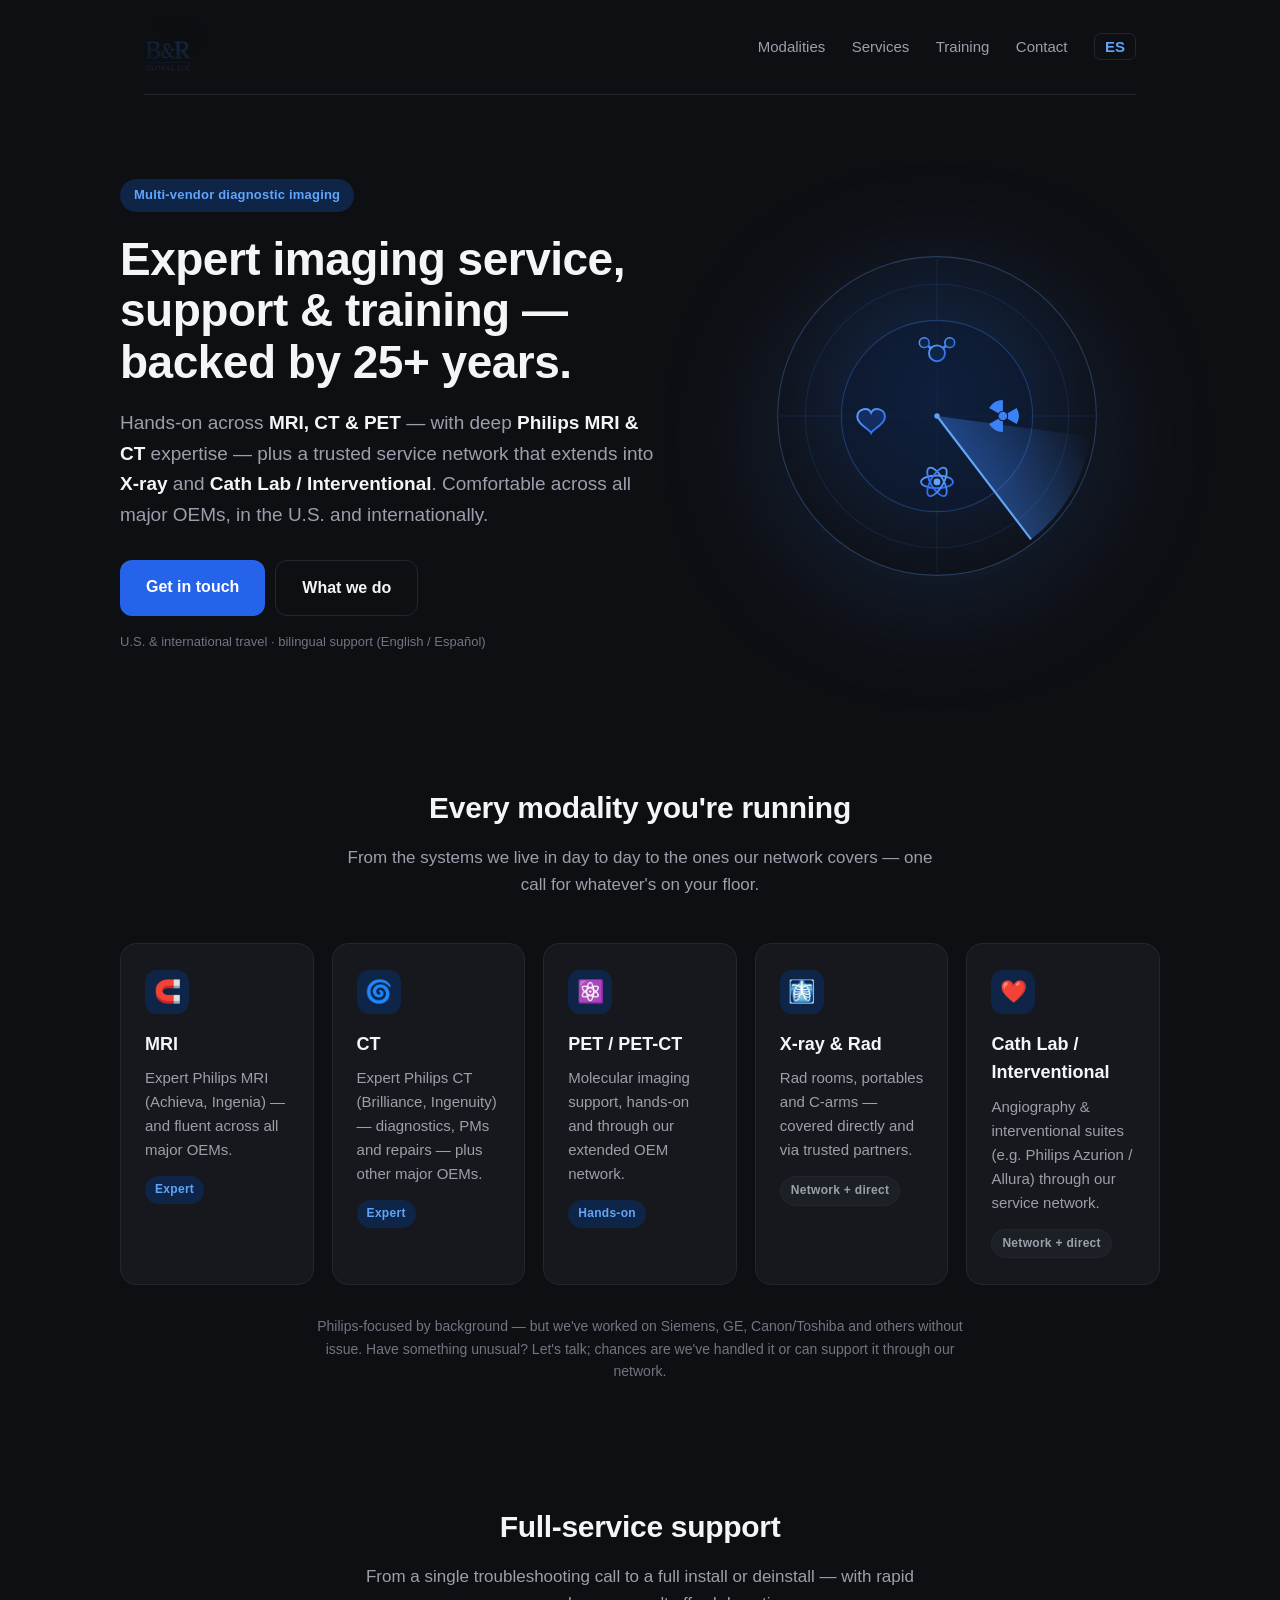
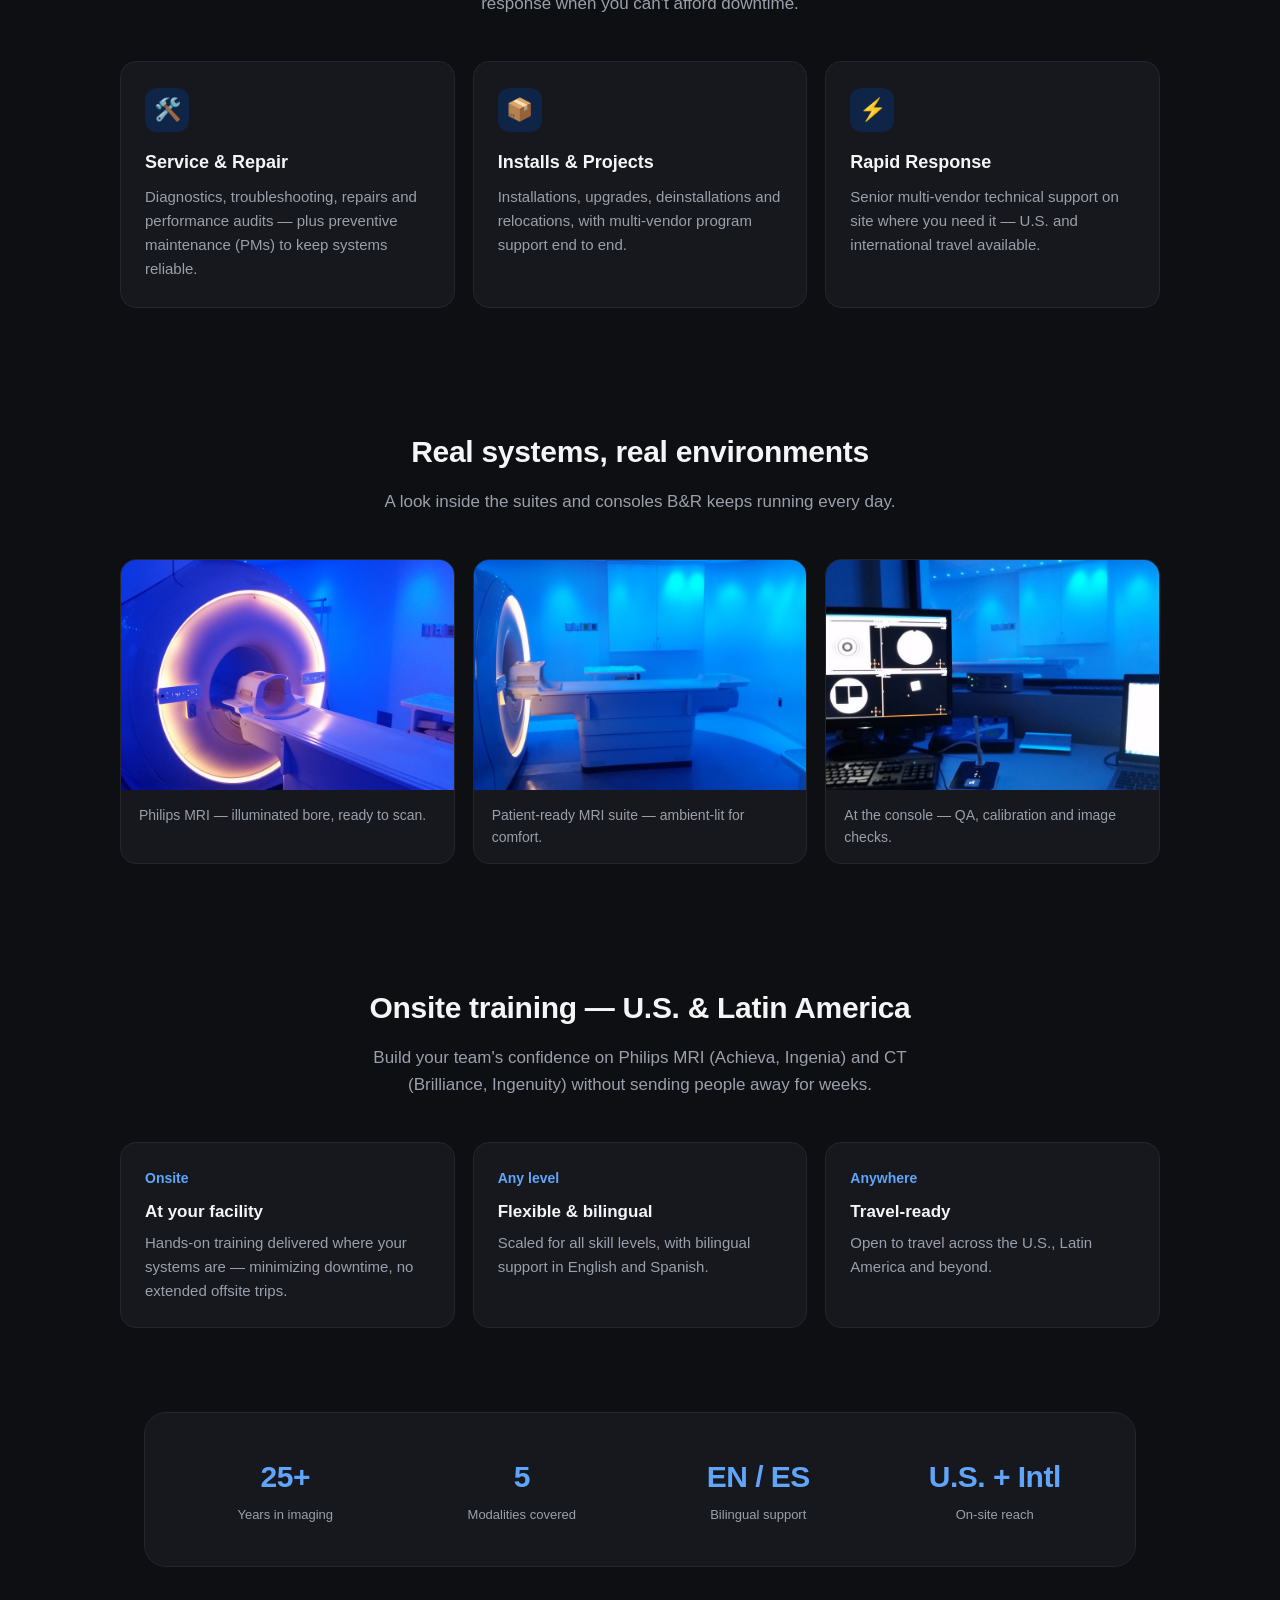
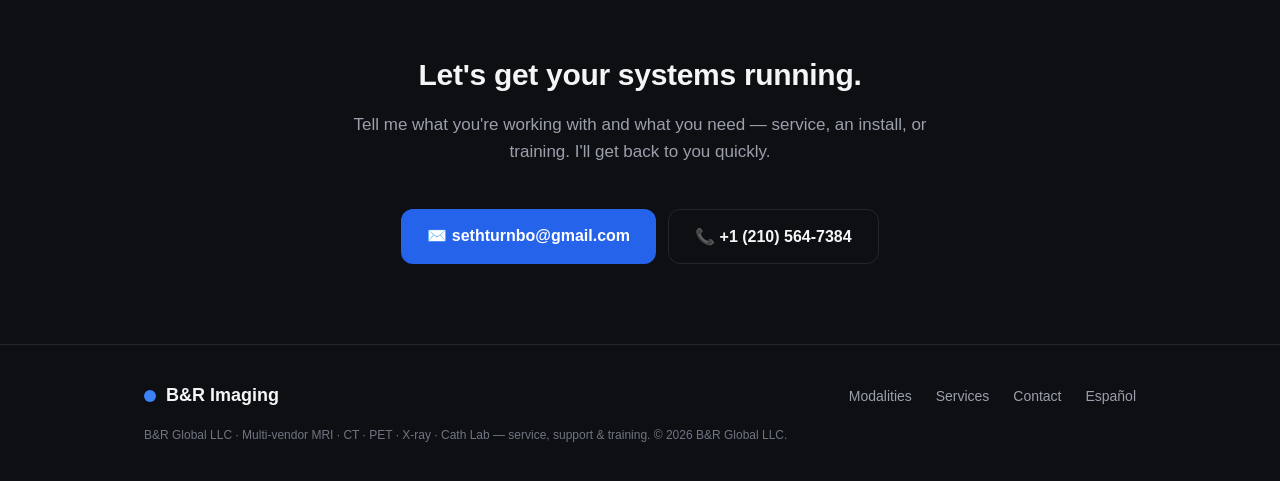
<file: index.html>
<!DOCTYPE html>
<html lang="en">
<head>
<meta charset="UTF-8" />
<meta name="viewport" content="width=device-width, initial-scale=1.0" />
<title>B&amp;R Imaging — MRI, CT, PET, X-ray &amp; Cath Lab Service, Support &amp; Training</title>
<meta name="description" content="B&R Imaging (B&R Global LLC) — 25+ years of hands-on diagnostic imaging service, support and training. MRI, CT, PET, X-ray and Cath Lab / Interventional. Philips-focused, comfortable across all major OEMs. U.S. & international, bilingual (EN/ES)." />
<meta property="og:title" content="B&R Imaging — Diagnostic Imaging Service, Support & Training" />
<meta property="og:description" content="25+ years across MRI, CT, PET, X-ray and Cath Lab. Philips-focused, all major OEMs. Service, installs, and bilingual onsite training." />
<meta property="og:type" content="website" />
<meta property="og:url" content="https://www.bandrimaging.com/" />
<link rel="stylesheet" href="styles.css" />
</head>
<body>

<div class="wrap">
  <nav>
    <a class="brand" href="#top"><img class="logo" src="img/logo.png" alt="B&amp;R Global LLC" /></a>
    <div class="links">
      <a href="#modalities">Modalities</a>
      <a href="#services">Services</a>
      <a href="#training">Training</a>
      <a href="#contact">Contact</a>
      <a class="lang" href="/es/">ES</a>
    </div>
  </nav>
</div>

<a id="top"></a>
<header class="hero wrap">
  <div class="hero-copy">
    <span class="eyebrow">Multi-vendor diagnostic imaging</span>
    <h1>Expert imaging service, support &amp; training — backed by 25+ years.</h1>
    <p>Hands-on across <strong>MRI, CT &amp; PET</strong> — with deep <strong>Philips MRI &amp; CT</strong> expertise — plus a trusted service network that extends into <strong>X-ray</strong> and <strong>Cath Lab / Interventional</strong>. Comfortable across all major OEMs, in the U.S. and internationally.</p>
    <div class="cta">
      <a class="btn" href="#contact">Get in touch</a>
      <a class="btn ghost" href="#services">What we do</a>
    </div>
    <span class="note">U.S. &amp; international travel · bilingual support (English / Español)</span>
  </div>

  <!-- Radar motif: rotating sweep over a smaller inner ring of imaging symbols
       (H2O=MRI, radiation=X-ray/CT, atom=PET, heart=Cath Lab). -->
  <div class="hero-art" aria-hidden="true">
    <svg viewBox="0 0 320 320" role="img">
      <defs>
        <radialGradient id="g" cx="50%" cy="44%" r="62%">
          <stop offset="0%" stop-color="#13294d"/>
          <stop offset="100%" stop-color="#0E0F13"/>
        </radialGradient>
        <linearGradient id="b" x1="0" y1="0" x2="1" y2="1">
          <stop offset="0%" stop-color="#60A5FA"/>
          <stop offset="100%" stop-color="#2563EB"/>
        </linearGradient>
        <linearGradient id="sweep" x1="0" y1="0" x2="1" y2="0">
          <stop offset="0%" stop-color="#3B82F6" stop-opacity="0"/>
          <stop offset="100%" stop-color="#3B82F6" stop-opacity="0.4"/>
        </linearGradient>
      </defs>

      <!-- main radar dish + range rings -->
      <circle cx="160" cy="160" r="150" fill="url(#g)" stroke="#23262E"/>
      <circle cx="160" cy="160" r="150" fill="none" stroke="#3B82F6" stroke-opacity="0.25"/>
      <circle cx="160" cy="160" r="124" fill="none" stroke="#3B82F6" stroke-opacity="0.14"/>
      <g stroke="#3B82F6" stroke-opacity="0.13" stroke-width="1">
        <line x1="160" y1="12" x2="160" y2="308"/>
        <line x1="12" y1="160" x2="308" y2="160"/>
      </g>

      <!-- smaller inner circle holding the symbols -->
      <circle cx="160" cy="160" r="90" fill="#0c1830" fill-opacity="0.55" stroke="#3B82F6" stroke-opacity="0.32"/>
      <circle cx="160" cy="160" r="2.5" fill="#60A5FA"/>

      <!-- H2O — top -->
      <g transform="translate(160,98)">
        <line x1="0" y1="3" x2="-12" y2="-7" stroke="url(#b)" stroke-width="2.6" stroke-linecap="round"/>
        <line x1="0" y1="3" x2="12" y2="-7" stroke="url(#b)" stroke-width="2.6" stroke-linecap="round"/>
        <circle cx="0" cy="3" r="7.5" fill="#0F2547" stroke="url(#b)" stroke-width="1.8"/>
        <circle cx="-12" cy="-7" r="4.6" fill="#0F2547" stroke="url(#b)" stroke-width="1.5"/>
        <circle cx="12" cy="-7" r="4.6" fill="#0F2547" stroke="url(#b)" stroke-width="1.5"/>
      </g>

      <!-- radiation trefoil — right -->
      <g transform="translate(222,160)" fill="#3B82F6">
        <circle r="4"/>
        <path d="M4.33 -2.5 L12.99 -7.5 A15 15 0 0 1 12.99 7.5 L4.33 2.5 A5 5 0 0 0 4.33 -2.5 Z"/>
        <path d="M4.33 -2.5 L12.99 -7.5 A15 15 0 0 1 12.99 7.5 L4.33 2.5 A5 5 0 0 0 4.33 -2.5 Z" transform="rotate(120)"/>
        <path d="M4.33 -2.5 L12.99 -7.5 A15 15 0 0 1 12.99 7.5 L4.33 2.5 A5 5 0 0 0 4.33 -2.5 Z" transform="rotate(240)"/>
      </g>

      <!-- atom — bottom -->
      <g transform="translate(160,222)" fill="none" stroke="url(#b)" stroke-width="1.7">
        <ellipse rx="15" ry="6"/>
        <ellipse rx="15" ry="6" transform="rotate(60)"/>
        <ellipse rx="15" ry="6" transform="rotate(120)"/>
        <circle r="3.2" fill="#60A5FA" stroke="none"/>
      </g>

      <!-- heart (cath lab) — left -->
      <g transform="translate(98,160)">
        <path d="M0 -3 C -3 -9 -13 -7 -13 1 C -13 8 -2 12 0 16 C 2 12 13 8 13 1 C 13 -7 3 -9 0 -3 Z"
              fill="#2563EB" fill-opacity="0.25" stroke="url(#b)" stroke-width="1.8"/>
      </g>

      <!-- rotating radar sweep (over everything) -->
      <g>
        <path d="M160 160 L160 14 A146 146 0 0 0 57 57 Z" fill="url(#sweep)"/>
        <line x1="160" y1="160" x2="160" y2="14" stroke="#60A5FA" stroke-width="2"/>
        <animateTransform attributeName="transform" type="rotate" from="0 160 160" to="360 160 160" dur="4.5s" repeatCount="indefinite"/>
      </g>
    </svg>
  </div>
</header>

<section class="section wrap" id="modalities">
  <h2>Every modality you're running</h2>
  <p class="sub">From the systems we live in day to day to the ones our network covers — one call for whatever's on your floor.</p>
  <div class="grid grid-5">
    <div class="card">
      <div class="ic">🧲</div>
      <h3>MRI</h3>
      <p>Expert Philips MRI (Achieva, Ingenia) — and fluent across all major OEMs.</p>
      <span class="tag">Expert</span>
    </div>
    <div class="card">
      <div class="ic">🌀</div>
      <h3>CT</h3>
      <p>Expert Philips CT (Brilliance, Ingenuity) — diagnostics, PMs and repairs — plus other major OEMs.</p>
      <span class="tag">Expert</span>
    </div>
    <div class="card">
      <div class="ic">⚛️</div>
      <h3>PET / PET-CT</h3>
      <p>Molecular imaging support, hands-on and through our extended OEM network.</p>
      <span class="tag">Hands-on</span>
    </div>
    <div class="card">
      <div class="ic">🩻</div>
      <h3>X-ray &amp; Rad</h3>
      <p>Rad rooms, portables and C-arms — covered directly and via trusted partners.</p>
      <span class="tag alt">Network + direct</span>
    </div>
    <div class="card">
      <div class="ic">❤️</div>
      <h3>Cath Lab / Interventional</h3>
      <p>Angiography &amp; interventional suites (e.g. Philips Azurion / Allura) through our service network.</p>
      <span class="tag alt">Network + direct</span>
    </div>
  </div>
  <p class="fineprint">Philips-focused by background — but we've worked on Siemens, GE, Canon/Toshiba and others without issue. Have something unusual? Let's talk; chances are we've handled it or can support it through our network.</p>
</section>

<section class="section wrap" id="services">
  <h2>Full-service support</h2>
  <p class="sub">From a single troubleshooting call to a full install or deinstall — with rapid response when you can't afford downtime.</p>
  <div class="grid">
    <div class="card">
      <div class="ic">🛠️</div>
      <h3>Service &amp; Repair</h3>
      <p>Diagnostics, troubleshooting, repairs and performance audits — plus preventive maintenance (PMs) to keep systems reliable.</p>
    </div>
    <div class="card">
      <div class="ic">📦</div>
      <h3>Installs &amp; Projects</h3>
      <p>Installations, upgrades, deinstallations and relocations, with multi-vendor program support end to end.</p>
    </div>
    <div class="card">
      <div class="ic">⚡</div>
      <h3>Rapid Response</h3>
      <p>Senior multi-vendor technical support on site where you need it — U.S. and international travel available.</p>
    </div>
  </div>
</section>

<section class="section wrap" id="facility">
  <h2>Real systems, real environments</h2>
  <p class="sub">A look inside the suites and consoles B&amp;R keeps running every day.</p>
  <div class="showcase">
    <figure>
      <img src="img/philips-mri.jpg" alt="Illuminated Philips MRI scanner bore" loading="lazy" />
      <figcaption>Philips MRI — illuminated bore, ready to scan.</figcaption>
    </figure>
    <figure>
      <img src="img/mri-suite.jpg" alt="Blue-lit MRI suite with a Philips scanner" loading="lazy" />
      <figcaption>Patient-ready MRI suite — ambient-lit for comfort.</figcaption>
    </figure>
    <figure>
      <img src="img/console.jpg" alt="MRI operator console showing QA phantom images" loading="lazy" />
      <figcaption>At the console — QA, calibration and image checks.</figcaption>
    </figure>
  </div>
</section>

<section class="section wrap" id="training">
  <h2>Onsite training — U.S. &amp; Latin America</h2>
  <p class="sub">Build your team's confidence on Philips MRI (Achieva, Ingenia) and CT (Brilliance, Ingenuity) without sending people away for weeks.</p>
  <div class="steps">
    <div class="step">
      <div class="num">Onsite</div>
      <h3>At your facility</h3>
      <p>Hands-on training delivered where your systems are — minimizing downtime, no extended offsite trips.</p>
    </div>
    <div class="step">
      <div class="num">Any level</div>
      <h3>Flexible &amp; bilingual</h3>
      <p>Scaled for all skill levels, with bilingual support in English and Spanish.</p>
    </div>
    <div class="step">
      <div class="num">Anywhere</div>
      <h3>Travel-ready</h3>
      <p>Open to travel across the U.S., Latin America and beyond.</p>
    </div>
  </div>
</section>

<div class="wrap">
  <div class="band">
    <div class="stats">
      <div class="stat"><div class="n">25+</div><div class="l">Years in imaging</div></div>
      <div class="stat"><div class="n">5</div><div class="l">Modalities covered</div></div>
      <div class="stat"><div class="n">EN / ES</div><div class="l">Bilingual support</div></div>
      <div class="stat"><div class="n">U.S. + Intl</div><div class="l">On-site reach</div></div>
    </div>
  </div>
</div>

<section class="section wrap" id="contact">
  <h2>Let's get your systems running.</h2>
  <p class="sub">Tell me what you're working with and what you need — service, an install, or training. I'll get back to you quickly.</p>
  <div class="contact">
    <a class="btn" href="mailto:sethturnbo@gmail.com">✉️ sethturnbo@gmail.com</a>
    <a class="btn ghost" href="tel:+12105647384">📞 +1 (210) 564-7384</a>
  </div>
</section>

<footer>
  <div class="wrap">
    <div class="row">
      <a class="brand" href="#top"><span class="dot"></span> B&amp;R Imaging</a>
      <div>
        <a href="#modalities">Modalities</a>
        <a href="#services">Services</a>
        <a href="mailto:sethturnbo@gmail.com">Contact</a>
        <a href="/es/">Español</a>
      </div>
    </div>
    <p class="disc">B&amp;R Global LLC · Multi-vendor MRI · CT · PET · X-ray · Cath Lab — service, support &amp; training. &copy; <span id="yr"></span> B&amp;R Global LLC.</p>
  </div>
</footer>

<script>document.getElementById('yr').textContent=new Date().getFullYear();</script>
</body>
</html>
</file>
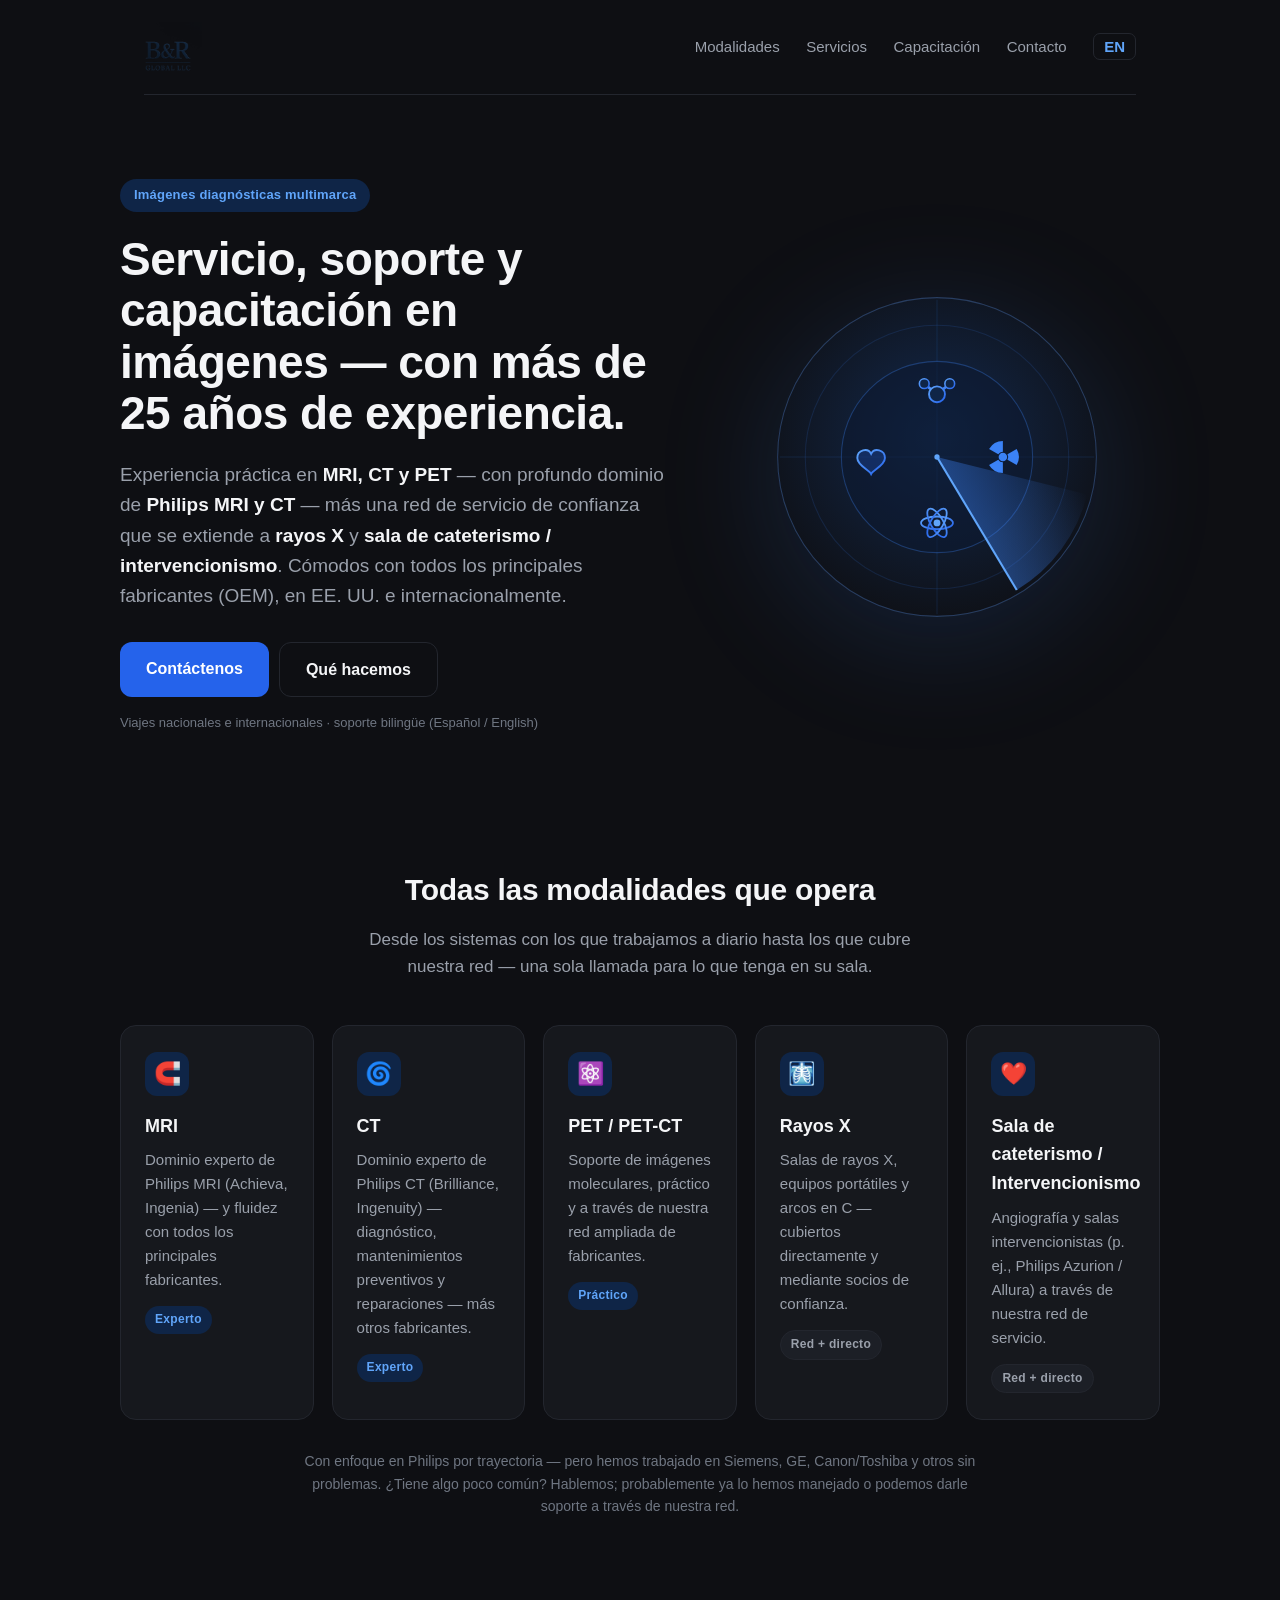
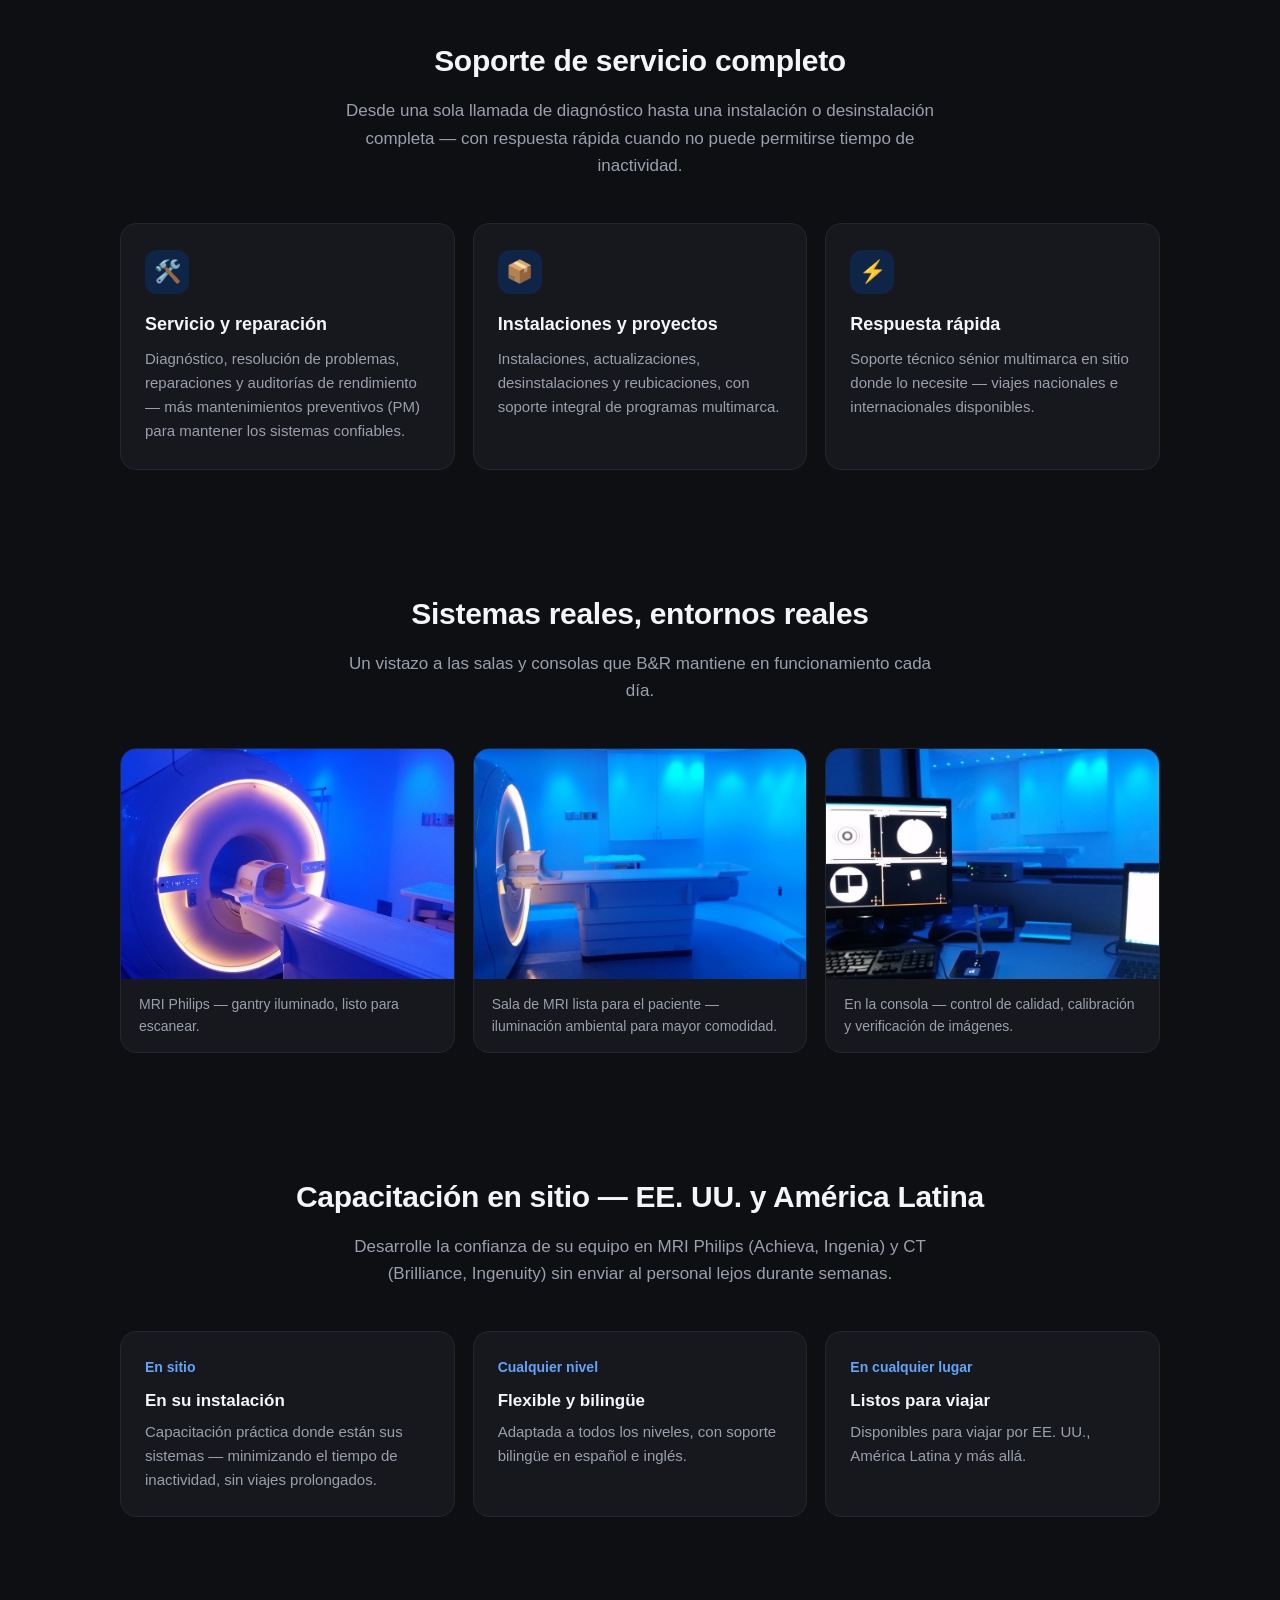
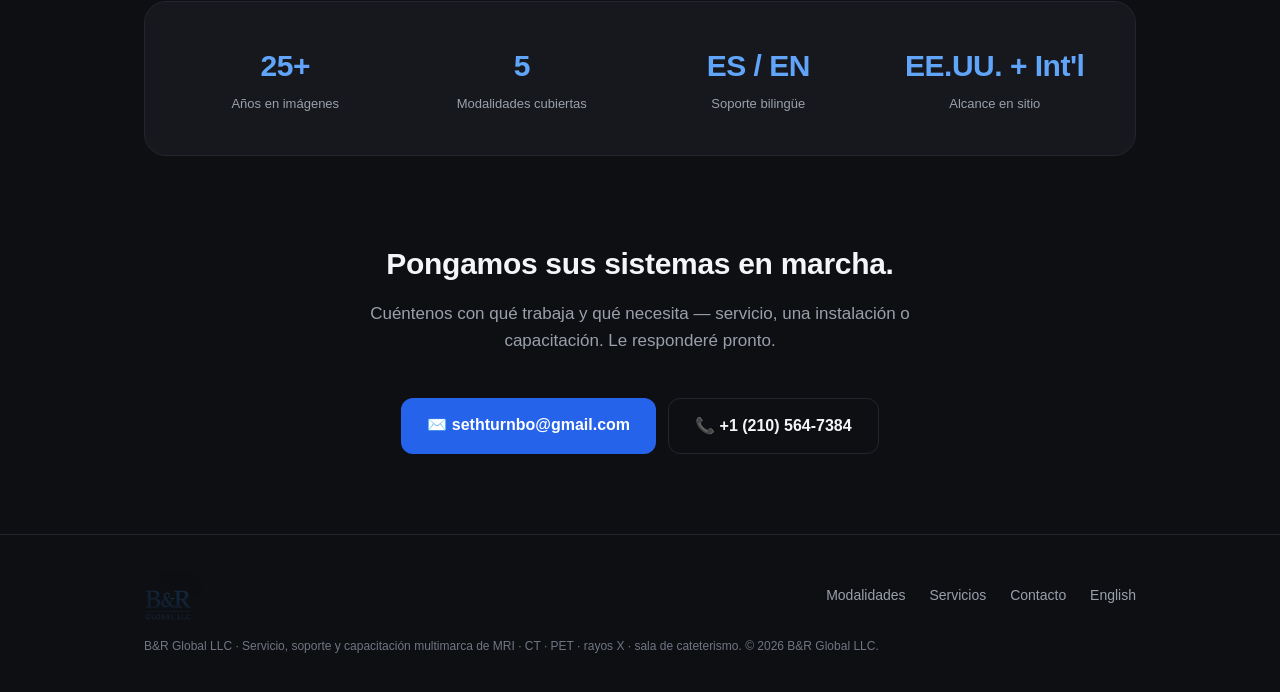
<file: es/index.html>
<!DOCTYPE html>
<html lang="es">
<head>
<meta charset="UTF-8" />
<meta name="viewport" content="width=device-width, initial-scale=1.0" />
<title>B&amp;R Imaging — Servicio, soporte y capacitación de MRI, CT, PET, rayos X y sala de cateterismo</title>
<meta name="description" content="B&R Imaging (B&R Global LLC) — más de 25 años de servicio práctico en imágenes diagnósticas: MRI, CT, PET, rayos X y sala de cateterismo. Enfoque en Philips, cómodos con todos los principales fabricantes. EE. UU. e internacional, soporte bilingüe." />
<meta property="og:title" content="B&R Imaging — Servicio, soporte y capacitación en imágenes diagnósticas" />
<meta property="og:description" content="Más de 25 años en MRI, CT, PET, rayos X y sala de cateterismo. Enfoque en Philips, todos los principales fabricantes. Servicio, instalaciones y capacitación bilingüe en sitio." />
<meta property="og:type" content="website" />
<meta property="og:url" content="https://www.bandrimaging.com/es/" />
<link rel="stylesheet" href="../styles.css" />
</head>
<body>

<div class="wrap">
  <nav>
    <a class="brand" href="#top"><img class="logo" src="../img/logo.png" alt="B&amp;R Global LLC" /></a>
    <div class="links">
      <a href="#modalities">Modalidades</a>
      <a href="#services">Servicios</a>
      <a href="#training">Capacitación</a>
      <a href="#contact">Contacto</a>
      <a class="lang" href="/">EN</a>
    </div>
  </nav>
</div>

<a id="top"></a>
<header class="hero wrap">
  <div class="hero-copy">
    <span class="eyebrow">Imágenes diagnósticas multimarca</span>
    <h1>Servicio, soporte y capacitación en imágenes — con más de 25 años de experiencia.</h1>
    <p>Experiencia práctica en <strong>MRI, CT y PET</strong> — con profundo dominio de <strong>Philips MRI y CT</strong> — más una red de servicio de confianza que se extiende a <strong>rayos X</strong> y <strong>sala de cateterismo / intervencionismo</strong>. Cómodos con todos los principales fabricantes (OEM), en EE. UU. e internacionalmente.</p>
    <div class="cta">
      <a class="btn" href="#contact">Contáctenos</a>
      <a class="btn ghost" href="#services">Qué hacemos</a>
    </div>
    <span class="note">Viajes nacionales e internacionales · soporte bilingüe (Español / English)</span>
  </div>

  <!-- Radar: barrido giratorio sobre un círculo interior de símbolos de imagen -->
  <div class="hero-art" aria-hidden="true">
    <svg viewBox="0 0 320 320" role="img">
      <defs>
        <radialGradient id="g" cx="50%" cy="44%" r="62%">
          <stop offset="0%" stop-color="#13294d"/>
          <stop offset="100%" stop-color="#0E0F13"/>
        </radialGradient>
        <linearGradient id="b" x1="0" y1="0" x2="1" y2="1">
          <stop offset="0%" stop-color="#60A5FA"/>
          <stop offset="100%" stop-color="#2563EB"/>
        </linearGradient>
        <linearGradient id="sweep" x1="0" y1="0" x2="1" y2="0">
          <stop offset="0%" stop-color="#3B82F6" stop-opacity="0"/>
          <stop offset="100%" stop-color="#3B82F6" stop-opacity="0.4"/>
        </linearGradient>
      </defs>
      <circle cx="160" cy="160" r="150" fill="url(#g)" stroke="#23262E"/>
      <circle cx="160" cy="160" r="150" fill="none" stroke="#3B82F6" stroke-opacity="0.25"/>
      <circle cx="160" cy="160" r="124" fill="none" stroke="#3B82F6" stroke-opacity="0.14"/>
      <g stroke="#3B82F6" stroke-opacity="0.13" stroke-width="1">
        <line x1="160" y1="12" x2="160" y2="308"/>
        <line x1="12" y1="160" x2="308" y2="160"/>
      </g>
      <circle cx="160" cy="160" r="90" fill="#0c1830" fill-opacity="0.55" stroke="#3B82F6" stroke-opacity="0.32"/>
      <circle cx="160" cy="160" r="2.5" fill="#60A5FA"/>
      <g transform="translate(160,98)">
        <line x1="0" y1="3" x2="-12" y2="-7" stroke="url(#b)" stroke-width="2.6" stroke-linecap="round"/>
        <line x1="0" y1="3" x2="12" y2="-7" stroke="url(#b)" stroke-width="2.6" stroke-linecap="round"/>
        <circle cx="0" cy="3" r="7.5" fill="#0F2547" stroke="url(#b)" stroke-width="1.8"/>
        <circle cx="-12" cy="-7" r="4.6" fill="#0F2547" stroke="url(#b)" stroke-width="1.5"/>
        <circle cx="12" cy="-7" r="4.6" fill="#0F2547" stroke="url(#b)" stroke-width="1.5"/>
      </g>
      <g transform="translate(222,160)" fill="#3B82F6">
        <circle r="4"/>
        <path d="M4.33 -2.5 L12.99 -7.5 A15 15 0 0 1 12.99 7.5 L4.33 2.5 A5 5 0 0 0 4.33 -2.5 Z"/>
        <path d="M4.33 -2.5 L12.99 -7.5 A15 15 0 0 1 12.99 7.5 L4.33 2.5 A5 5 0 0 0 4.33 -2.5 Z" transform="rotate(120)"/>
        <path d="M4.33 -2.5 L12.99 -7.5 A15 15 0 0 1 12.99 7.5 L4.33 2.5 A5 5 0 0 0 4.33 -2.5 Z" transform="rotate(240)"/>
      </g>
      <g transform="translate(160,222)" fill="none" stroke="url(#b)" stroke-width="1.7">
        <ellipse rx="15" ry="6"/>
        <ellipse rx="15" ry="6" transform="rotate(60)"/>
        <ellipse rx="15" ry="6" transform="rotate(120)"/>
        <circle r="3.2" fill="#60A5FA" stroke="none"/>
      </g>
      <g transform="translate(98,160)">
        <path d="M0 -3 C -3 -9 -13 -7 -13 1 C -13 8 -2 12 0 16 C 2 12 13 8 13 1 C 13 -7 3 -9 0 -3 Z"
              fill="#2563EB" fill-opacity="0.25" stroke="url(#b)" stroke-width="1.8"/>
      </g>
      <g>
        <path d="M160 160 L160 14 A146 146 0 0 0 57 57 Z" fill="url(#sweep)"/>
        <line x1="160" y1="160" x2="160" y2="14" stroke="#60A5FA" stroke-width="2"/>
        <animateTransform attributeName="transform" type="rotate" from="0 160 160" to="360 160 160" dur="4.5s" repeatCount="indefinite"/>
      </g>
    </svg>
  </div>
</header>

<section class="section wrap" id="modalities">
  <h2>Todas las modalidades que opera</h2>
  <p class="sub">Desde los sistemas con los que trabajamos a diario hasta los que cubre nuestra red — una sola llamada para lo que tenga en su sala.</p>
  <div class="grid grid-5">
    <div class="card">
      <div class="ic">🧲</div>
      <h3>MRI</h3>
      <p>Dominio experto de Philips MRI (Achieva, Ingenia) — y fluidez con todos los principales fabricantes.</p>
      <span class="tag">Experto</span>
    </div>
    <div class="card">
      <div class="ic">🌀</div>
      <h3>CT</h3>
      <p>Dominio experto de Philips CT (Brilliance, Ingenuity) — diagnóstico, mantenimientos preventivos y reparaciones — más otros fabricantes.</p>
      <span class="tag">Experto</span>
    </div>
    <div class="card">
      <div class="ic">⚛️</div>
      <h3>PET / PET-CT</h3>
      <p>Soporte de imágenes moleculares, práctico y a través de nuestra red ampliada de fabricantes.</p>
      <span class="tag">Práctico</span>
    </div>
    <div class="card">
      <div class="ic">🩻</div>
      <h3>Rayos X</h3>
      <p>Salas de rayos X, equipos portátiles y arcos en C — cubiertos directamente y mediante socios de confianza.</p>
      <span class="tag alt">Red + directo</span>
    </div>
    <div class="card">
      <div class="ic">❤️</div>
      <h3>Sala de cateterismo / Intervencionismo</h3>
      <p>Angiografía y salas intervencionistas (p. ej., Philips Azurion / Allura) a través de nuestra red de servicio.</p>
      <span class="tag alt">Red + directo</span>
    </div>
  </div>
  <p class="fineprint">Con enfoque en Philips por trayectoria — pero hemos trabajado en Siemens, GE, Canon/Toshiba y otros sin problemas. ¿Tiene algo poco común? Hablemos; probablemente ya lo hemos manejado o podemos darle soporte a través de nuestra red.</p>
</section>

<section class="section wrap" id="services">
  <h2>Soporte de servicio completo</h2>
  <p class="sub">Desde una sola llamada de diagnóstico hasta una instalación o desinstalación completa — con respuesta rápida cuando no puede permitirse tiempo de inactividad.</p>
  <div class="grid">
    <div class="card">
      <div class="ic">🛠️</div>
      <h3>Servicio y reparación</h3>
      <p>Diagnóstico, resolución de problemas, reparaciones y auditorías de rendimiento — más mantenimientos preventivos (PM) para mantener los sistemas confiables.</p>
    </div>
    <div class="card">
      <div class="ic">📦</div>
      <h3>Instalaciones y proyectos</h3>
      <p>Instalaciones, actualizaciones, desinstalaciones y reubicaciones, con soporte integral de programas multimarca.</p>
    </div>
    <div class="card">
      <div class="ic">⚡</div>
      <h3>Respuesta rápida</h3>
      <p>Soporte técnico sénior multimarca en sitio donde lo necesite — viajes nacionales e internacionales disponibles.</p>
    </div>
  </div>
</section>

<section class="section wrap" id="facility">
  <h2>Sistemas reales, entornos reales</h2>
  <p class="sub">Un vistazo a las salas y consolas que B&amp;R mantiene en funcionamiento cada día.</p>
  <div class="showcase">
    <figure>
      <img src="../img/philips-mri.jpg" alt="Gantry iluminado de un MRI Philips" loading="lazy" />
      <figcaption>MRI Philips — gantry iluminado, listo para escanear.</figcaption>
    </figure>
    <figure>
      <img src="../img/mri-suite.jpg" alt="Sala de MRI con iluminación azul y un escáner Philips" loading="lazy" />
      <figcaption>Sala de MRI lista para el paciente — iluminación ambiental para mayor comodidad.</figcaption>
    </figure>
    <figure>
      <img src="../img/console.jpg" alt="Consola del operador de MRI mostrando imágenes de control de calidad" loading="lazy" />
      <figcaption>En la consola — control de calidad, calibración y verificación de imágenes.</figcaption>
    </figure>
  </div>
</section>

<section class="section wrap" id="training">
  <h2>Capacitación en sitio — EE. UU. y América Latina</h2>
  <p class="sub">Desarrolle la confianza de su equipo en MRI Philips (Achieva, Ingenia) y CT (Brilliance, Ingenuity) sin enviar al personal lejos durante semanas.</p>
  <div class="steps">
    <div class="step">
      <div class="num">En sitio</div>
      <h3>En su instalación</h3>
      <p>Capacitación práctica donde están sus sistemas — minimizando el tiempo de inactividad, sin viajes prolongados.</p>
    </div>
    <div class="step">
      <div class="num">Cualquier nivel</div>
      <h3>Flexible y bilingüe</h3>
      <p>Adaptada a todos los niveles, con soporte bilingüe en español e inglés.</p>
    </div>
    <div class="step">
      <div class="num">En cualquier lugar</div>
      <h3>Listos para viajar</h3>
      <p>Disponibles para viajar por EE. UU., América Latina y más allá.</p>
    </div>
  </div>
</section>

<div class="wrap">
  <div class="band">
    <div class="stats">
      <div class="stat"><div class="n">25+</div><div class="l">Años en imágenes</div></div>
      <div class="stat"><div class="n">5</div><div class="l">Modalidades cubiertas</div></div>
      <div class="stat"><div class="n">ES / EN</div><div class="l">Soporte bilingüe</div></div>
      <div class="stat"><div class="n">EE.UU. + Int'l</div><div class="l">Alcance en sitio</div></div>
    </div>
  </div>
</div>

<section class="section wrap" id="contact">
  <h2>Pongamos sus sistemas en marcha.</h2>
  <p class="sub">Cuéntenos con qué trabaja y qué necesita — servicio, una instalación o capacitación. Le responderé pronto.</p>
  <div class="contact">
    <a class="btn" href="mailto:sethturnbo@gmail.com">✉️ sethturnbo@gmail.com</a>
    <a class="btn ghost" href="tel:+12105647384">📞 +1 (210) 564-7384</a>
  </div>
</section>

<footer>
  <div class="wrap">
    <div class="row">
      <a class="brand" href="#top"><img class="logo" src="../img/logo.png" alt="B&amp;R Global LLC" /></a>
      <div>
        <a href="#modalities">Modalidades</a>
        <a href="#services">Servicios</a>
        <a href="mailto:sethturnbo@gmail.com">Contacto</a>
        <a href="/">English</a>
      </div>
    </div>
    <p class="disc">B&amp;R Global LLC · Servicio, soporte y capacitación multimarca de MRI · CT · PET · rayos X · sala de cateterismo. &copy; <span id="yr"></span> B&amp;R Global LLC.</p>
  </div>
</footer>

<script>document.getElementById('yr').textContent=new Date().getFullYear();</script>
</body>
</html>
</file>
<file: styles.css>
:root{
  --bg:#0E0F13;
  --surface:#16181D;
  --surface-2:#1C1F26;
  --text:#F4F5F7;
  --muted:#9AA0AB;
  --faint:#6F7682;
  --blue:#3B82F6;      /* accent: dot, links, tags, icon */
  --blue-2:#60A5FA;    /* lighter accent: stat numbers, hover */
  --blue-ink:#0F2547;  /* dark navy: chips, icon backgrounds, eyebrow */
  --btn:#2563EB;       /* button fill — deeper/calmer than the accent */
  --border:#23262E;
  --radius:16px;
  --maxw:1040px;
}

*{box-sizing:border-box;margin:0;padding:0}
html{scroll-behavior:smooth}
body{
  background:var(--bg);
  color:var(--text);
  font-family:-apple-system,BlinkMacSystemFont,"Segoe UI",Roboto,Helvetica,Arial,sans-serif;
  line-height:1.6;
  -webkit-font-smoothing:antialiased;
}
a{color:var(--blue);text-decoration:none}
a:hover{text-decoration:underline}
.wrap{max-width:var(--maxw);margin:0 auto;padding:0 24px}

/* Nav */
nav{display:flex;align-items:center;justify-content:space-between;padding:22px 0;border-bottom:1px solid var(--border)}
.brand{display:flex;align-items:center;gap:10px;font-weight:600;font-size:18px;color:var(--text)}
.brand:hover{text-decoration:none}
.brand .dot{width:12px;height:12px;border-radius:50%;background:var(--blue);display:inline-block}
.brand .logo{height:50px;width:auto;object-fit:contain;display:block}
nav .links a.lang{border:1px solid var(--border);border-radius:7px;padding:4px 10px;font-weight:600;color:var(--blue-2)}
nav .links a.lang:hover{border-color:var(--blue);color:var(--blue-2)}
nav .links a{color:var(--muted);margin-left:22px;font-size:15px}
nav .links a:hover{color:var(--text);text-decoration:none}
@media(max-width:640px){nav .links a{margin-left:14px;font-size:14px}}

/* Hero */
.hero{display:grid;grid-template-columns:1.1fr .9fr;gap:48px;align-items:center;padding:84px 0 72px}
.hero-copy .eyebrow{display:inline-block;color:var(--blue-2);background:var(--blue-ink);font-size:13px;font-weight:600;padding:6px 14px;border-radius:20px;margin-bottom:22px;letter-spacing:.2px}
.hero h1{font-size:46px;line-height:1.12;font-weight:600;letter-spacing:-.5px;margin-bottom:20px}
.hero p{font-size:19px;color:var(--muted);margin-bottom:30px}
.hero p strong{color:var(--text);font-weight:600}
.cta{display:flex;flex-wrap:wrap;gap:10px}
.btn{display:inline-block;background:var(--btn);color:#fff;font-weight:600;font-size:16px;padding:14px 26px;border-radius:12px;transition:.15s}
.btn:hover{text-decoration:none;opacity:.92;transform:translateY(-1px)}
.btn.ghost{background:transparent;color:var(--text);border:1px solid var(--border)}
.btn.ghost:hover{border-color:var(--blue);color:var(--blue-2)}
.hero .note{display:block;margin-top:16px;font-size:13px;color:var(--faint)}
.hero-art{display:flex;justify-content:center}
.hero-art svg{width:100%;max-width:340px;height:auto;filter:drop-shadow(0 20px 60px rgba(59,130,246,.16))}
.hero-art img{width:100%;max-width:470px;border-radius:18px;border:1px solid var(--border);box-shadow:0 24px 70px rgba(37,99,235,.22);display:block}
@media(max-width:820px){
  .hero{grid-template-columns:1fr;text-align:center;padding:64px 0 48px;gap:30px}
  .cta{justify-content:center}
  .hero-art{order:-1}
  .hero-art svg{max-width:240px}
  .hero-art img{max-width:100%}
  .hero h1{font-size:36px}
  .hero p{font-size:17px}
}

/* Sections */
.section{padding:60px 0}
.section h2{font-size:30px;font-weight:600;text-align:center;letter-spacing:-.3px;margin-bottom:12px}
.section .sub{text-align:center;color:var(--muted);max-width:600px;margin:0 auto 44px;font-size:17px}
.grid{display:grid;grid-template-columns:repeat(auto-fit,minmax(230px,1fr));gap:18px}
.grid-5{grid-template-columns:repeat(auto-fit,minmax(190px,1fr))}
.card{background:var(--surface);border:1px solid var(--border);border-radius:var(--radius);padding:26px 24px;transition:.15s}
.card:hover{border-color:rgba(59,130,246,.45);transform:translateY(-3px)}
.card .ic{width:44px;height:44px;border-radius:12px;background:var(--blue-ink);display:flex;align-items:center;justify-content:center;font-size:22px;margin-bottom:16px}
.card h3{font-size:18px;font-weight:600;margin-bottom:8px}
.card p{color:var(--muted);font-size:15px}
.card .tag{display:inline-block;margin-top:14px;font-size:12px;font-weight:600;color:var(--blue-2);background:var(--blue-ink);padding:4px 10px;border-radius:20px;letter-spacing:.3px}
.card .tag.alt{color:var(--muted);background:var(--surface-2);border:1px solid var(--border)}
.fineprint{text-align:center;color:var(--faint);font-size:14px;max-width:680px;margin:30px auto 0}

/* Steps */
.steps{display:grid;grid-template-columns:repeat(auto-fit,minmax(230px,1fr));gap:18px}
.step{background:var(--surface);border:1px solid var(--border);border-radius:var(--radius);padding:24px}
.step .num{color:var(--blue-2);font-weight:600;font-size:14px;margin-bottom:8px}
.step h3{font-size:17px;margin-bottom:6px}
.step p{color:var(--muted);font-size:15px}

/* Stats band */
.band{background:var(--surface);border:1px solid var(--border);border-radius:22px;padding:40px 32px;margin:24px 0}
.stats{display:grid;grid-template-columns:repeat(4,1fr);gap:20px;text-align:center}
.stat .n{font-size:30px;font-weight:600;color:var(--blue-2);letter-spacing:-.5px}
.stat .l{font-size:13px;color:var(--muted);margin-top:4px}
@media(max-width:640px){.stats{grid-template-columns:repeat(2,1fr);gap:24px}}

/* Showcase */
.showcase{display:grid;grid-template-columns:repeat(auto-fit,minmax(240px,1fr));gap:18px}
.showcase figure{margin:0;background:var(--surface);border:1px solid var(--border);border-radius:var(--radius);overflow:hidden;transition:.15s}
.showcase figure:hover{border-color:rgba(59,130,246,.45);transform:translateY(-3px)}
.showcase img{width:100%;height:230px;object-fit:cover;display:block}
.showcase figcaption{padding:14px 18px;color:var(--muted);font-size:14px}
@media(max-width:760px){.showcase{grid-template-columns:1fr}.showcase img{height:230px}}

/* Contact */
.contact{display:flex;flex-wrap:wrap;gap:12px;justify-content:center}

/* Footer */
footer{border-top:1px solid var(--border);padding:36px 0;color:var(--faint);font-size:14px;margin-top:20px}
footer .row{display:flex;align-items:center;justify-content:space-between;flex-wrap:wrap;gap:14px}
footer a{color:var(--muted)}
footer .row > div a{margin-left:20px}
footer .disc{margin-top:16px;font-size:12px;color:var(--faint);max-width:760px}
</file>
